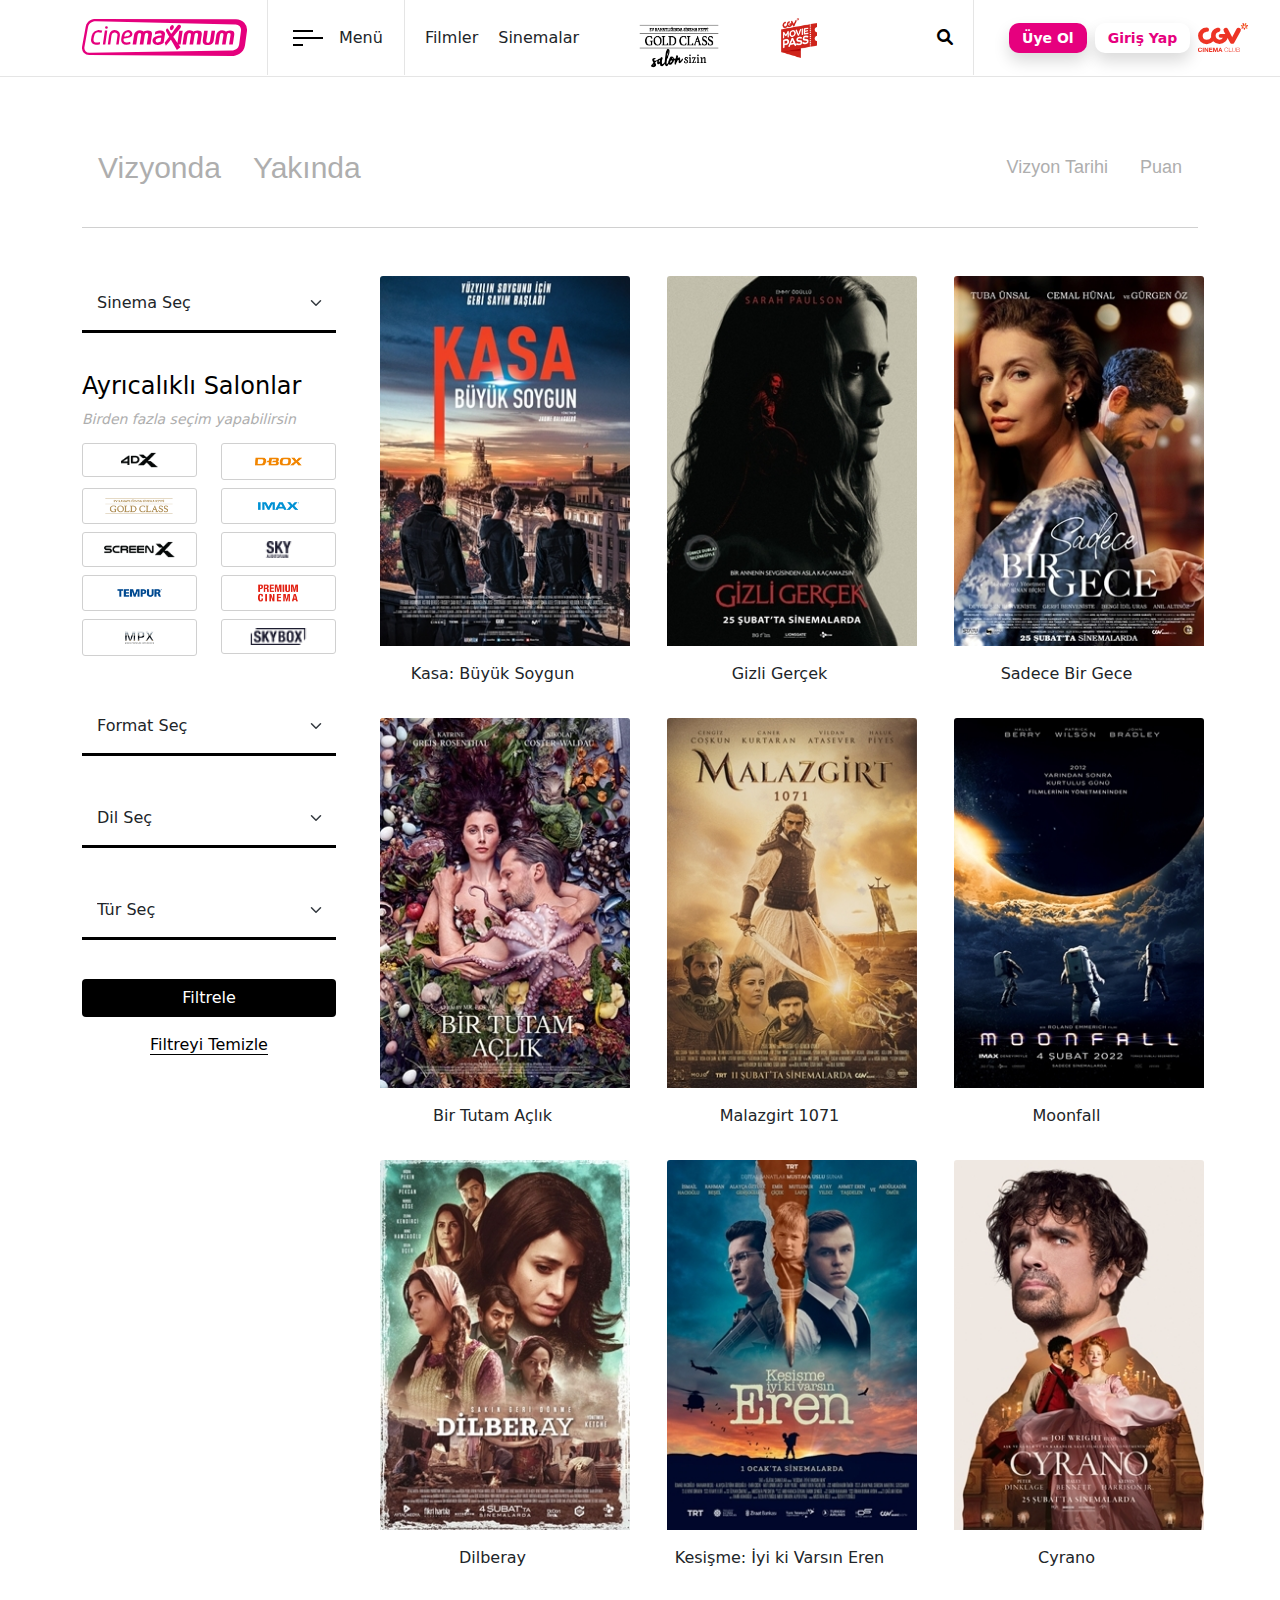
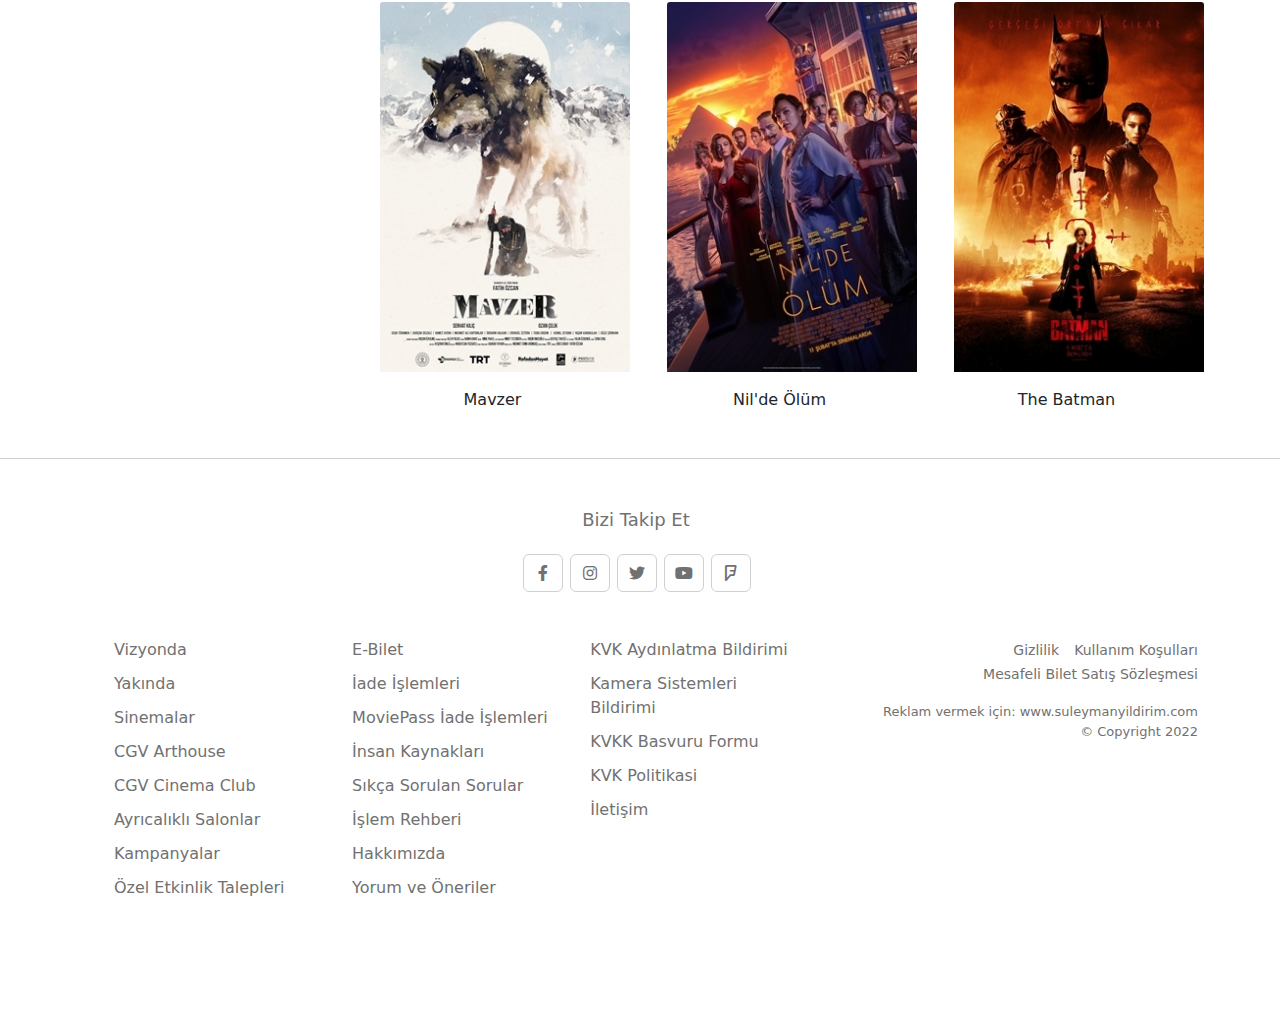
<file: index.html>
<!DOCTYPE html>
<html lang="en">

<head>
    <meta charset="UTF-8">
    <meta http-equiv="X-UA-Compatible" content="IE=edge">
    <meta name="viewport" content="width=device-width, initial-scale=1.0">
    <link rel="stylesheet" href="assets/bootstrap/css/bootstrap.min.css">
    <link rel="stylesheet" href="assets/fontawesome/css/all.css">
    <link rel="stylesheet" href="assets/index.css">
    <link rel="preconnect" href="https://fonts.googleapis.com">
    <link rel="preconnect" href="https://fonts.gstatic.com" crossorigin>
    <link href="https://fonts.googleapis.com/css2?family=Roboto:wght@300&display=swap" rel="stylesheet">
    <title>Cinemaximum</title>
</head>

<body>
    <!--HEADER-->
    <nav class="site-header">
        <div class="container">
            <ul class="d-flex flex-row site-header-inner justify-content-between">
                <li>
                    <a href="index.html"><img src="./assets/images/header_img/cinemaximum_logo.svg" alt="Cinemaximum"></a>
                </li>
                <li class="px-2">
                    <div class="dropdown show">
                        <a class="btn dropdown-toggle d-flex menu-trans" href="#" role="button" id="dropdownMenuLink" data-bs-toggle="dropdown" aria-haspopup="true" aria-expanded="false">
                            <div class="menu-triline d-flex flex-column justify-content-between ms-1 me-3 py-1">
                                <div class="top-line" style="width: 20px;height: 2px;background-color: black;"></div>
                                <div style="width: 30px;height: 2px;background-color: black;"></div>
                                <div class="btm-line" style="width: 10px;height: 2px;background-color: black;"></div>
                            </div>
                            <span>Menü</span></a>
                        <div class="dropdown-menu" aria-labelledby="dropdownMenuLink">
                            <a class="dropdown-item" href="#">Action</a>
                            <a class="dropdown-item" href="#">Another action</a>
                            <a class="dropdown-item" href="#">Something else here</a>
                        </div>
                    </div>
                </li>
                <li>
                    <ul class="d-flex flex-row site-header-middle align-items-center">
                        <li>Filmler</li>
                        <li>Sinemalar</li>
                        <li>
                            <a href="">
                                <img src="./assets/images/header_img/gold_class.png" alt="" height="90px" style="max-width: 162px;">
                            </a>
                        </li>
                        <li>
                            <a href="">
                                <img src="./assets/images/header_img/movie_pass.png" alt="" height="40px" style="max-width: 36px;">
                            </a>
                        </li>
                        <a href=""><i class="fa-solid fa-magnifying-glass" style="margin-left: 120px; color: black;"></i></a>
                    </ul>
                </li>
                <li class="d-flex flex-row justify-content-evenly site-header-right">
                    <a href="" class="btn shadow butn1">
                        <span>Üye Ol</span>
                    </a>
                    <a href="" class="btn butn2 shadow mx-2">
                        <span>Giriş Yap</span>
                    </a>
                    <a href="">
                        <img src="./assets/images/header_img/cgv_icon.svg" alt="">
                    </a>
                </li>
            </ul>
        </div>
    </nav>

    <!--SLİDER-->
    <main class="container">
        <section class="d-flex flex-row information justify-content-between align-items-center" style="padding-top: 60px;">
            <div class="flex-column information-left">
                <ul class="nav nav-tabs" id="myTab" role="tablist">
                    <li class="nav-item" role="presentation">
                        <a class="nav-link" id="home-tab" data-bs-toggle="tab" data-bs-target="#home" type="button" role="tab" aria-controls="home" aria-selected="true">Vizyonda</a>
                    </li>
                    <li class="nav-item" role="presentation">
                        <button class="nav-link" id="profile-tab" data-bs-toggle="tab" data-bs-target="#profile" type="button" role="tab" aria-controls="profile" aria-selected="false">Yakında</button>
                    </li>
                </ul>
                <div class="tab-content" id="myTabContent">
                    <div class="tab-pane fade show active" id="home" role="tabpanel" aria-labelledby="home-tab"></div>
                    <div class="tab-pane fade" id="profile" role="tabpanel" aria-labelledby="profile-tab"></div>
                </div>
            </div>
            <div class="flex-column information-right">
                <ul class="nav nav-tabs" id="myTab" role="tablist">
                    <li class="nav-item" role="presentation">
                        <button class="nav-link" id="home-tab" data-bs-toggle="tab" data-bs-target="#home" type="button" role="tab" aria-controls="home" aria-selected="true">Vizyon Tarihi</button>
                    </li>
                    <li class="nav-item" role="presentation">
                        <button class="nav-link" id="profile-tab" data-bs-toggle="tab" data-bs-target="#profile" type="button" role="tab" aria-controls="profile" aria-selected="false">Puan</button>
                    </li>
                </ul>
                <div class="tab-content" id="myTabContent">
                    <div class="tab-pane fade show active" id="home" role="tabpanel" aria-labelledby="home-tab"></div>
                    <div class="tab-pane fade" id="profile" role="tabpanel" aria-labelledby="profile-tab"></div>
                </div>
            </div>
        </section>
        <section class="d-flex flex-row mt-5">
            <div class="flex-column col-3" style="padding-right: 25px;">
                <div class="vote">
                    <select class="form-select" aria-label="Default select example">
                    <option selected>Sinema Seç</option>
                    <option value="1">İstanbul Anadolu</option>
                    <option value="2">İstanbul Avrupa</option>
                    <option value="3">Ankara</option>
                    <option value="4">İzmir</option>
                    <option value="5">Tekirdağ</option>
                    <option value="6">Kars</option>
                    <option value="7">Bursa</option>
                    <option value="8">Edirne</option>
                  </select>
                </div>
                <div class="vote">
                    <span>Ayrıcalıklı Salonlar</span><br>
                    <p>Birden fazla seçim yapabilirsin</p>
                    <div class="row mt-4">
                        <a href="" class="col-6 vote-a"><img src="./assets/images/movie_icon/4dx.png" alt="" class="vote-img"></a>
                        <a href="" class="col-6 vote-a"><img src="./assets/images/movie_icon/d-box.png" alt="" class="vote-img"></a>
                        <a href="" class="col-6 vote-a"><img src="./assets/images/movie_icon/gold-class.png" alt="" class="vote-img"></a>
                        <a href="" class="col-6 vote-a"><img src="./assets/images/movie_icon/imax.png" alt="" class="vote-img"></a>
                        <a href="" class="col-6 vote-a"><img src="./assets/images/movie_icon/platinum-screen-x.png" alt="" class="vote-img"></a>
                        <a href="" class="col-6 vote-a"><img src="./assets/images/movie_icon/sky-auditorium.png" alt="" class="vote-img"></a>
                        <a href="" class="col-6 vote-a"><img src="./assets/images/movie_icon/tempur.png" alt="" class="vote-img"></a>
                        <a href="" class="col-6 vote-a"><img src="./assets/images/movie_icon/premium-cinema.png" alt="" class="vote-img"></a>
                        <a href="" class="col-6 vote-a"><img src="./assets/images/movie_icon/mpx.png" alt="" class="vote-img"></a>
                        <a href="" class="col-6 vote-a"><img src="./assets/images/movie_icon/skybox.png" alt="" class="vote-img"></a>
                    </div>
                </div>
                <div class="vote">
                    <select class="form-select" aria-label="Default select example">
                    <option selected>Format Seç</option>
                    <option value="1">2D</option>
                    <option value="2">3D</option>
                  </select>
                </div>
                <div class="vote">
                    <select class="form-select" aria-label="Default select example">
                    <option selected>Dil Seç</option>
                    <option value="1">Dublajlı</option>
                    <option value="2">Orijinal Versiyon</option>
                    <option value="3">Altyazılı</option>
                  </select>
                </div>
                <div class="vote">
                    <select class="form-select" aria-label="Default select example">
                    <option selected>Tür Seç</option>
                    <option value="1">Aile</option>
                    <option value="2">Aksiyon</option>
                    <option value="4">Belgesel</option>
                    <option value="5">Bilim Kurgu</option>
                    <option value="6">Dram</option>
                    <option value="7">Gerilim</option>
                    <option value="8">Korku</option>
                    <option value="9">Komedi</option>
                    <option value="10">Macera</option>
                    <option value="11">Polisiye</option>
                    <option value="12">Romantik</option>
                    <option value="13">Savaç</option>
                    <option value="14">Suç</option>
                  </select>
                </div>
                <div class="mt-4 text-center">
                    <button type="submit" class="btn filter-btn btn-full">Filtrele</button>
                </div>
                <div class="mt-3 text-center">
                    <a href="" class="filter-reset">Filtreyi Temizle</a>
                </div>
            </div>
            <div class="flex-column col-9">
                <div class="row">
                    <div class="col-4">
                        <div class="card" style="width: 18rem;">
                            <img src="./assets/images/slider_img/kasa-buyuk-soygun.png" class="card-img-top" alt="...">
                            <div class="overlay">
                                <ul class="movie-type">
                                    <li><img src="./assets/images/movie_icon/gold-class.png" alt=""></li>
                                    <li><img src="./assets/images/movie_icon/sky-auditorium.png" alt="" height="15px"></li>
                                </ul>
                                <div class="movie-star">
                                    <i class="fa-solid fa-star"></i> 4.5
                                </div>
                                <a href="detail.html" target="_blank" class="btn btn-group-sm rounded">İncele</a>
                            </div>
                        </div>
                        <p class="text-center mt-3">Kasa: Büyük Soygun</p>
                    </div>
                    <div class="col-4">
                        <div class="card" style="width: 18rem;">
                            <img src="./assets/images/slider_img/run_gercek.jpg" class="card-img-top" alt="...">
                            <div class="overlay">
                                <ul class="movie-type">
                                    <li><img src="./assets/images/movie_icon/gold-class.png" alt=""></li>
                                    <li><img src="./assets/images/movie_icon/tempur.png" alt="" height="20px"></li>
                                </ul>
                                <div class="movie-star">
                                    <i class="fa-solid fa-star"></i> 5.5
                                </div>
                                <a href="detail.html" target="_blank" class="btn btn-group-sm rounded">İncele</a>
                            </div>
                        </div>
                        <p class="text-center mt-3">Gizli Gerçek</p>
                    </div>
                    <div class="col-4">
                        <div class="card" style="width: 18rem;">
                            <img src="./assets/images/slider_img/sadece-bir-gece.png" class="card-img-top" alt="...">
                            <div class="overlay">
                                <ul class="movie-type">
                                    <li><img src="./assets/images/movie_icon/gold-class.png" alt=""></li>
                                    <li><img src="./assets/images/movie_icon/sky-auditorium.png" alt="" height="15px"></li>
                                </ul>
                                <div class="movie-star">
                                    <i class="fa-solid fa-star"></i> 6.2
                                </div>
                                <a href="detail.html" target="_blank" class="btn btn-group-sm rounded">İncele</a>
                            </div>
                        </div>
                        <p class="text-center mt-3">Sadece Bir Gece</p>
                    </div>
                    <div class="col-4 mt-3">
                        <div class="card" style="width: 18rem;">
                            <img src="./assets/images/slider_img/bir-tutam-aclik.png" class="card-img-top" alt="...">
                            <div class="overlay">
                                <ul class="movie-type">
                                    <li><img src="./assets/images/movie_icon/gold-class.png" alt=""></li>
                                    <li><img src="./assets/images/movie_icon/imax.png" alt="" height="15px"></li>
                                </ul>
                                <div class="movie-star">
                                    <i class="fa-solid fa-star"></i> 7.8
                                </div>
                                <a href="detail.html" target="_blank" class="btn btn-group-sm rounded">İncele</a>
                            </div>
                        </div>
                        <p class="text-center mt-3">Bir Tutam Açlık</p>
                    </div>
                    <div class="col-4 mt-3">
                        <div class="card" style="width: 18rem;">
                            <img src="./assets/images/slider_img/malazgirt-1071.png" class="card-img-top" alt="...">
                            <div class="overlay">
                                <ul class="movie-type">
                                    <li><img src="./assets/images/movie_icon/gold-class.png" alt=""></li>
                                    <li><img src="./assets/images/movie_icon/platinum-screen-x.png" alt="" height="15px"></li>
                                </ul>
                                <div class="movie-star">
                                    <i class="fa-solid fa-star"></i> 9.0
                                </div>
                                <a href="detail.html" target="_blank" class="btn btn-group-sm rounded">İncele</a>
                            </div>
                        </div>
                        <p class="text-center mt-3">Malazgirt 1071</p>
                    </div>
                    <div class="col-4 mt-3">
                        <div class="card" style="width: 18rem;">
                            <img src="./assets/images/slider_img/moonfall.png" class="card-img-top" alt="...">
                            <div class="overlay">
                                <ul class="movie-type">
                                    <li><img src="./assets/images/movie_icon/gold-class.png" alt=""></li>
                                    <li><img src="./assets/images/movie_icon/d-box.png" alt="" height="15px"></li>
                                </ul>
                                <div class="movie-star">
                                    <i class="fa-solid fa-star"></i> 3.0
                                </div>
                                <a href="detail.html" target="_blank" class="btn btn-group-sm rounded">İncele</a>
                            </div>
                        </div>
                        <p class="text-center mt-3">Moonfall</p>
                    </div>
                    <div class="col-4 mt-3">
                        <div class="card" style="width: 18rem;">
                            <img src="./assets/images/slider_img/dilberay.png" class="card-img-top" alt="...">
                            <div class="overlay">
                                <ul class="movie-type">
                                    <li><img src="./assets/images/movie_icon/gold-class.png" alt=""></li>
                                    <li><img src="./assets/images/movie_icon/4dx.png" alt="" height="15px"></li>
                                </ul>
                                <div class="movie-star">
                                    <i class="fa-solid fa-star"></i> 5.6
                                </div>
                                <a href="detail.html" target="_blank" class="btn btn-group-sm rounded">İncele</a>
                            </div>
                        </div>
                        <p class="text-center mt-3">Dilberay</p>
                    </div>

                    <div class="col-4 mt-3">
                        <div class="card" style="width: 18rem;">
                            <img src="./assets/images/slider_img/kesisme-iyi-ki-varsin-eren.png" class="card-img-top" alt="...">
                            <div class="overlay">
                                <ul class="movie-type">
                                    <li><img src="./assets/images/movie_icon/gold-class.png" alt=""></li>
                                    <li><img src="./assets/images/movie_icon/4dx.png" alt="" height="15px"></li>
                                </ul>
                                <div class="movie-star">
                                    <i class="fa-solid fa-star"></i> 9.5
                                </div>
                                <a href="detail.html" target="_blank" class="btn btn-group-sm rounded">İncele</a>
                            </div>
                        </div>
                        <p class="text-center mt-3">Kesişme: İyi ki Varsın Eren</p>
                    </div>

                    <div class="col-4 mt-3">
                        <div class="card" style="width: 18rem;">
                            <img src="./assets/images/slider_img/cyrano.png" class="card-img-top" alt="...">
                            <div class="overlay">
                                <ul class="movie-type">
                                    <li><img src="./assets/images/movie_icon/gold-class.png" alt=""></li>
                                    <li><img src="./assets/images/movie_icon/sky-auditorium.png" alt="" height="15px"></li>
                                </ul>
                                <div class="movie-star">
                                    <i class="fa-solid fa-star"></i> 5.0
                                </div>
                                <a href="detail.html" target="_blank" class="btn btn-group-sm rounded">İncele</a>
                            </div>
                        </div>
                        <p class="text-center mt-3">Cyrano</p>
                    </div>
                    <div class="col-4 mt-3">
                        <div class="card" style="width: 18rem;">
                            <img src="./assets/images/slider_img/mavzer.png" class="card-img-top" alt="...">
                            <div class="overlay">
                                <ul class="movie-type">
                                    <li><img src="./assets/images/movie_icon/gold-class.png" alt=""></li>
                                    <li><img src="./assets/images/movie_icon/tempur.png" alt="" height="20px"></li>
                                </ul>
                                <div class="movie-star">
                                    <i class="fa-solid fa-star"></i> 6.0
                                </div>
                                <a href="detail.html" target="_blank" class="btn btn-group-sm rounded">İncele</a>
                            </div>
                        </div>
                        <p class="text-center mt-3">Mavzer</p>
                    </div>
                    <div class="col-4 mt-3">
                        <div class="card" style="width: 18rem;">
                            <img src="./assets/images/slider_img/nilde-olum.png" class="card-img-top" alt="...">
                            <div class="overlay">
                                <ul class="movie-type">
                                    <li><img src="./assets/images/movie_icon/gold-class.png" alt=""></li>
                                    <li><img src="./assets/images/movie_icon/d-box.png" alt="" height="15px"></li>
                                </ul>
                                <div class="movie-star">
                                    <i class="fa-solid fa-star"></i> 5.0
                                </div>
                                <a href="detail.html" target="_blank" class="btn btn-group-sm rounded">İncele</a>
                            </div>
                        </div>
                        <p class="text-center mt-3">Nil'de Ölüm</p>
                    </div>
                    <div class="col-4 mt-3">
                        <div class="card" style="width: 18rem;">
                            <img src="./assets/images/slider_img/TheBatman.jpg" class="card-img-top" alt="...">
                            <div class="overlay">
                                <ul class="movie-type">
                                    <li><img src="./assets/images/movie_icon/gold-class.png" alt=""></li>
                                    <li><img src="./assets/images/movie_icon/sky-auditorium.png" alt=""></li>
                                </ul>
                                <div class="movie-star">
                                    <i class="fa-solid fa-star"></i> 7.5
                                </div>
                                <div class="movie-star">
                                    <i class="fa-solid fa-star"></i>
                                </div>
                                <a href="detail.html" target="_blank" class="btn btn-group-sm rounded">İncele</a>
                            </div>
                        </div>
                        <p class="text-center mt-3">The Batman</p>
                    </div>
                </div>
            </div>
        </section>
    </main>

    <!--FOOTER-->
    <footer class="footer">
        <section class="container">
            <div class="social">
                <h6>Bizi Takip Et</h6>
                <ul>
                    <li>
                        <a href="">
                            <i class="fa-brands fa-facebook-f"></i>
                        </a>
                    </li>
                    <li>
                        <a href="">
                            <i class="fa-brands fa-instagram"></i>
                        </a>
                    </li>
                    <li>
                        <a href="">
                            <i class="fa-brands fa-twitter"></i>
                        </a>
                    </li>
                    <li>
                        <a href="">
                            <i class="fa-brands fa-youtube"></i>
                        </a>
                    </li>
                    <li>
                        <a href="">
                            <i class="fa-brands fa-foursquare"></i>
                        </a>
                    </li>
                </ul>
            </div>
            <div class="d-flex flex-row">
                <div class="col-8 footer-left">
                    <div class="d-flex flex-row">
                        <ul class="flex-column">
                            <li>
                                <a href="">Vizyonda</a>
                            </li>
                            <li>
                                <a href="">Yakında</a>
                            </li>
                            <li>
                                <a href="">Sinemalar</a>
                            </li>
                            <li>
                                <a href="">CGV Arthouse</a>
                            </li>
                            <li>
                                <a href="">CGV Cinema Club</a>
                            </li>
                            <li>
                                <a href="">Ayrıcalıklı Salonlar</a>
                            </li>
                            <li>
                                <a href="">Kampanyalar</a>
                            </li>
                            <li>
                                <a href="">Özel Etkinlik Talepleri</a>
                            </li>
                        </ul>
                        <ul class="flex-column">
                            <li>
                                <a href="">E-Bilet</a>
                            </li>
                            <li>
                                <a href="">İade İşlemleri</a>
                            </li>
                            <li>
                                <a href="">MoviePass İade İşlemleri</a>
                            </li>
                            <li>
                                <a href="">İnsan Kaynakları</a>
                            </li>
                            <li>
                                <a href="">Sıkça Sorulan Sorular</a>
                            </li>
                            <li>
                                <a href="">İşlem Rehberi</a>
                            </li>
                            <li>
                                <a href="">Hakkımızda</a>
                            </li>
                            <li>
                                <a href="">Yorum ve Öneriler</a>
                            </li>
                        </ul>
                        <ul class="flex-column">
                            <li>
                                <a href="">KVK Aydınlatma Bildirimi</a>
                            </li>
                            <li>
                                <a href="">Kamera Sistemleri Bildirimi</a>
                            </li>
                            <li>
                                <a href="">KVKK Basvuru Formu</a>
                            </li>
                            <li>
                                <a href="">KVK Politikasi</a>
                            </li>
                            <li>
                                <a href="">İletişim</a>
                            </li>
                        </ul>
                    </div>
                </div>
                <div class="col-4 footer-right">
                    <ul>
                        <li>
                            <a href="">Gizlilik</a>
                        </li>
                        <li>
                            <a href="">Kullanım Koşulları</a>
                        </li>
                        <li>
                            <a href="">Mesafeli Bilet Satış Sözleşmesi</a>
                        </li>
                    </ul>
                    <div class="copyright">
                        Reklam vermek için: <a href="http://www.marsmedia.com.tr" target="_blank">www.suleymanyildirim.com</a><br> © Copyright 2022
                    </div>
                </div>
            </div>
        </section>
    </footer>
    <script src="./assets/bootstrap/js/bootstrap.bundle.min.js"></script>
</body>

</html>
</file>
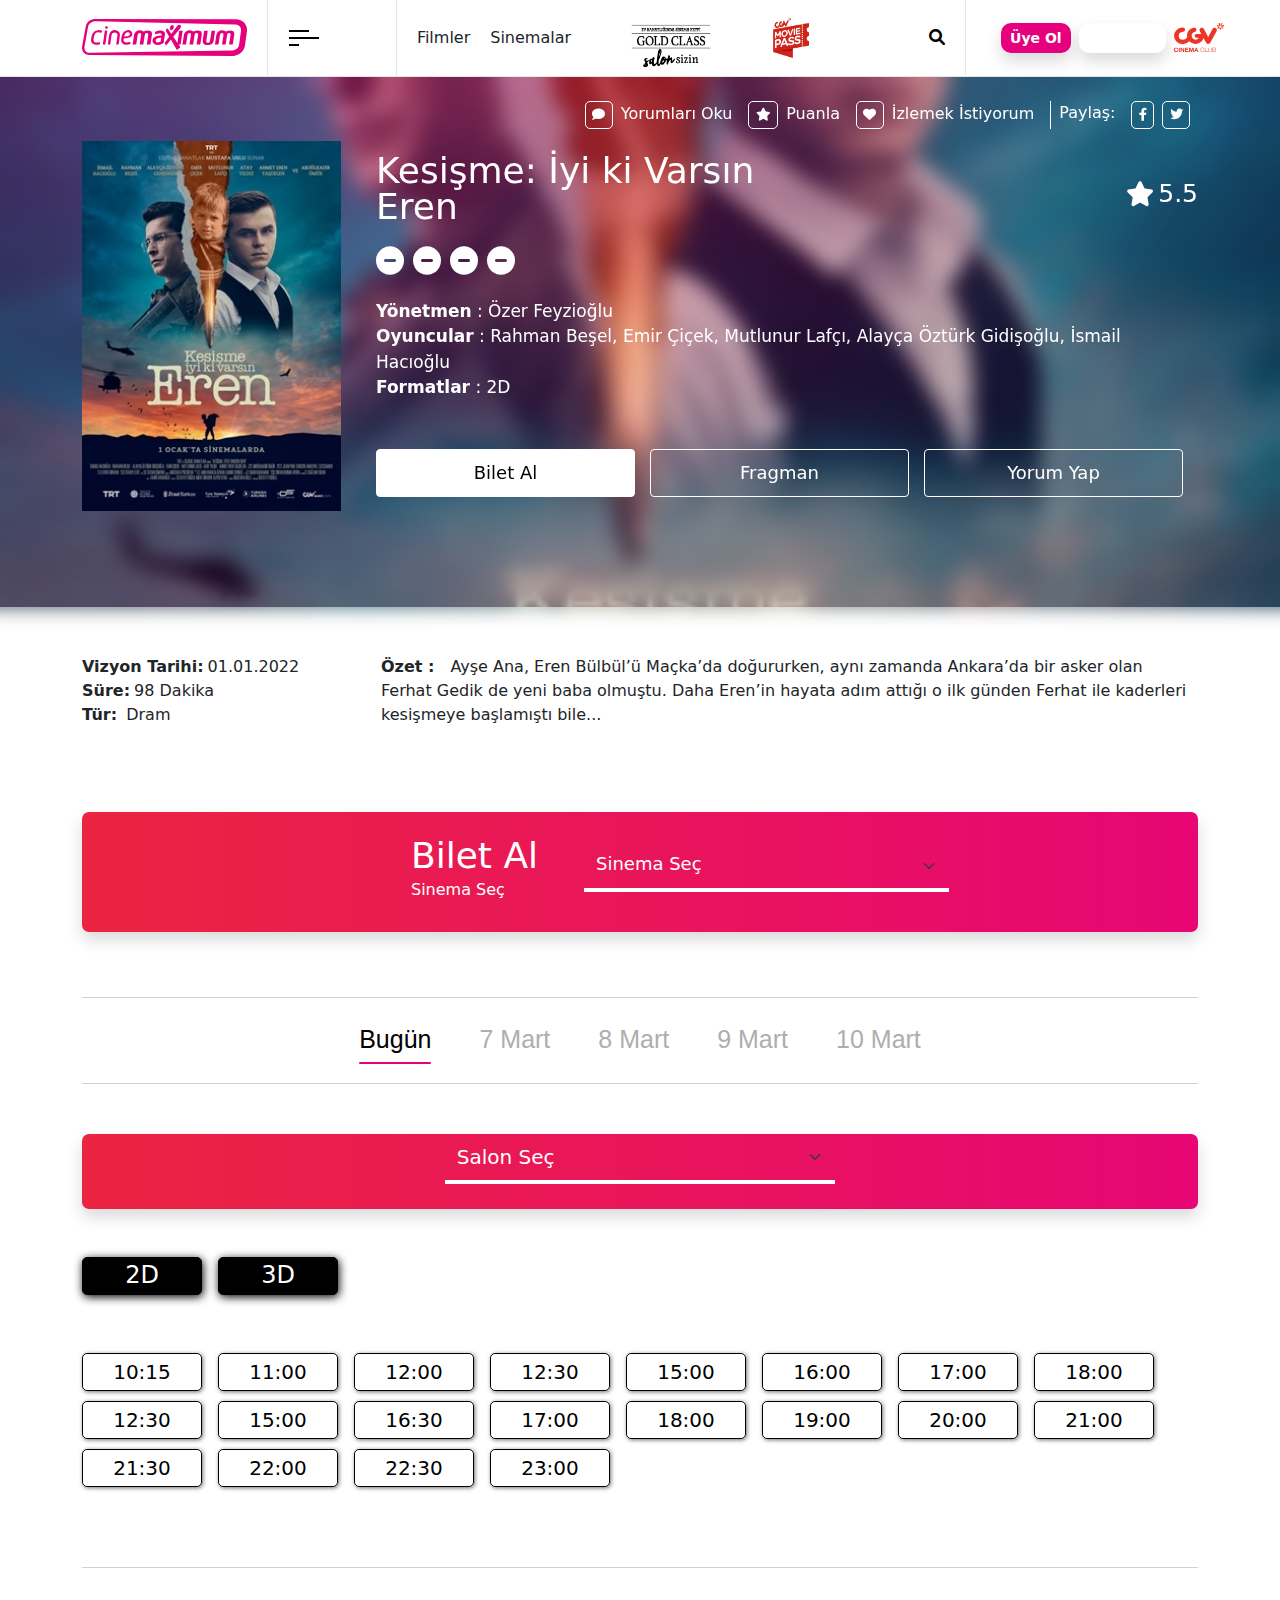
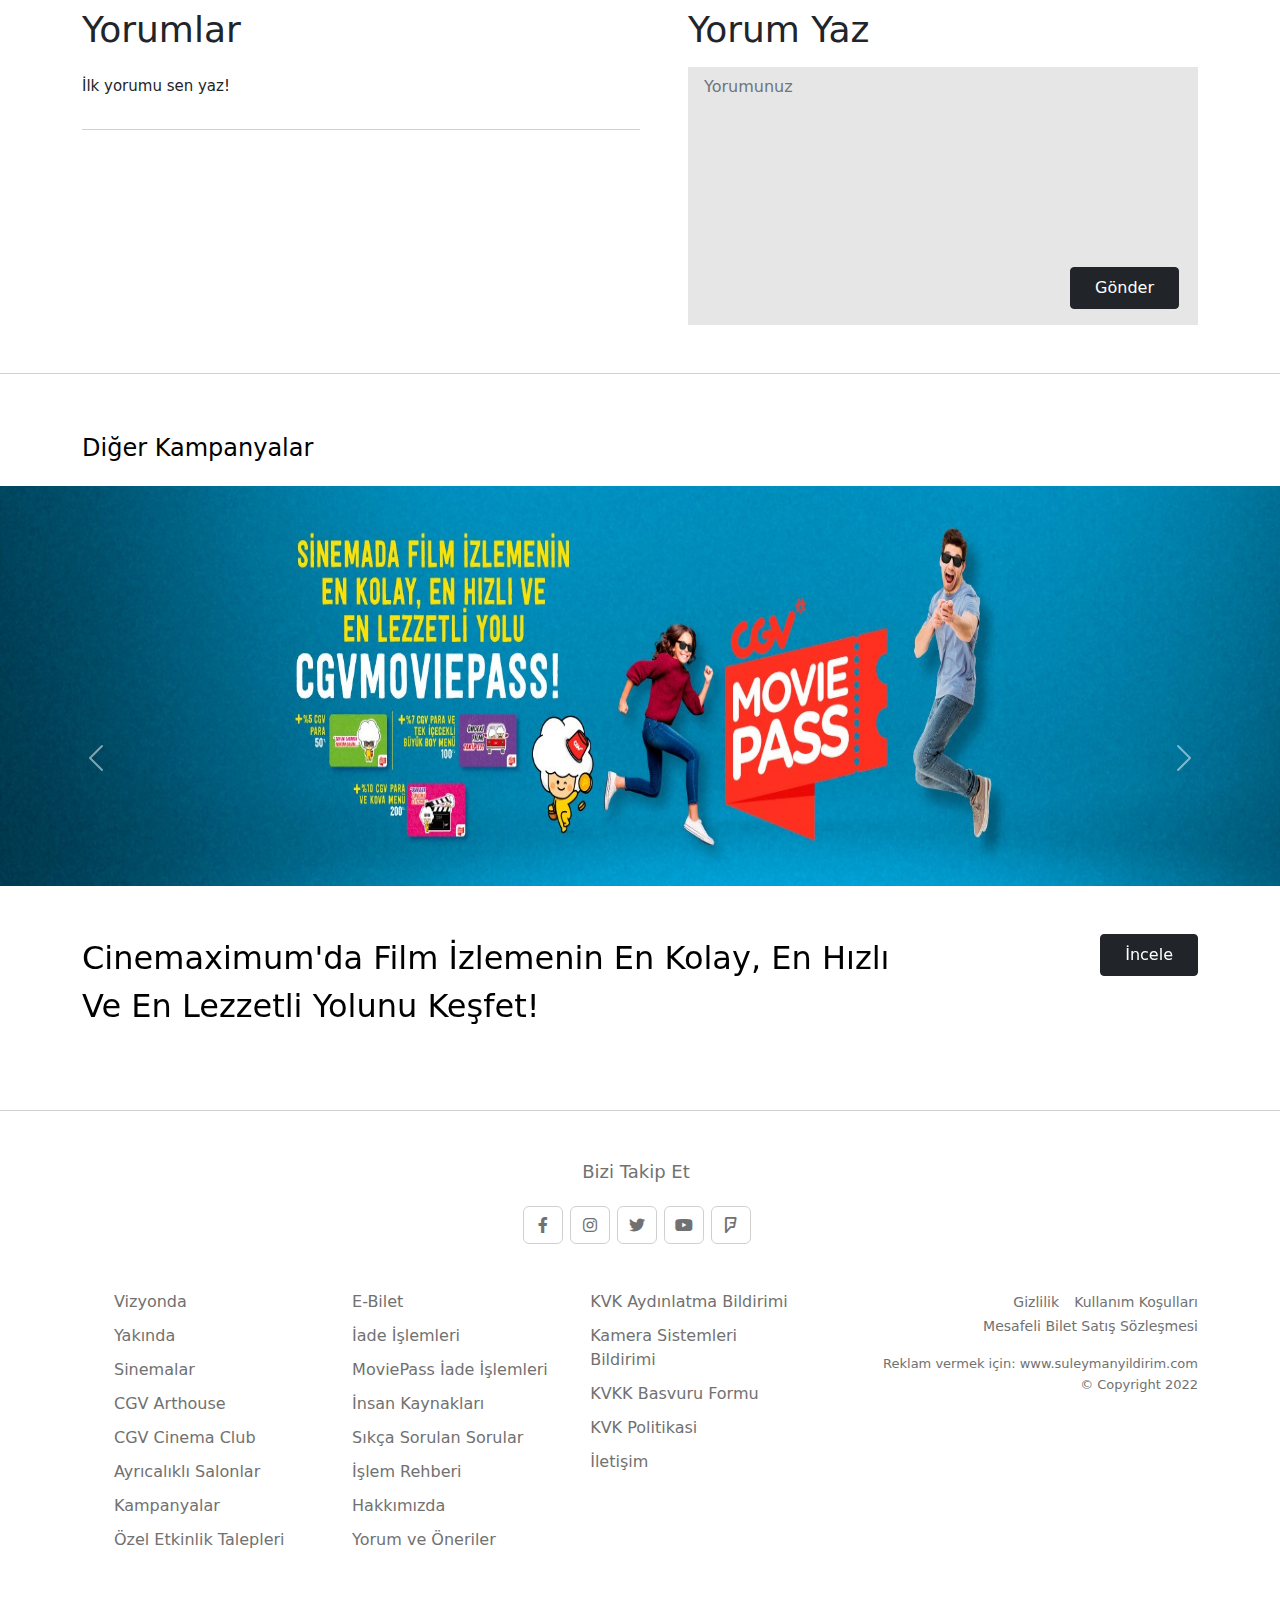
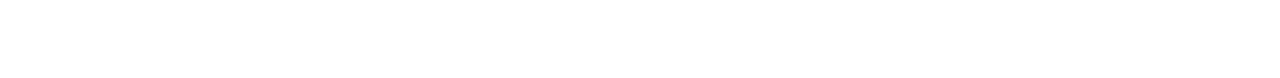
<file: detail.html>
<!DOCTYPE html>
<html lang="en">

<head>
    <meta charset="UTF-8">
    <meta http-equiv="X-UA-Compatible" content="IE=edge">
    <meta name="viewport" content="width=device-width, initial-scale=1.0">
    <link rel="stylesheet" href="assets/bootstrap/css/bootstrap.min.css">
    <link rel="stylesheet" href="assets/fontawesome/css/all.css">
    <link rel="stylesheet" href="assets/detail.css">
    <link rel="preconnect" href="https://fonts.googleapis.com">
    <link rel="preconnect" href="https://fonts.gstatic.com" crossorigin>
    <link href="https://fonts.googleapis.com/css2?family=Roboto:wght@300&display=swap" rel="stylesheet">
    <title>Detay</title>
</head>

<body>
    <!--HEADER-->
    <nav class="site-header">
        <div class="container">
            <ul class="d-flex flex-row site-header-inner justify-content-between">
                <li>
                    <a href="index.html"><img src="./assets/images/header_img/cinemaximum_logo.svg" alt="Cinemaximum"></a>
                </li>
                <li class="px-2">
                    <div class="dropdown show">
                        <a class="btn dropdown-toggle d-flex menu-trans" href="#" role="button" id="dropdownMenuLink" data-bs-toggle="dropdown" aria-haspopup="true" aria-expanded="false">
                            <div class="menu-triline d-flex flex-column justify-content-between ms-1 me-3 py-1">
                                <div class="top-line" style="width: 20px;height: 2px;background-color: black;"></div>
                                <div style="width: 30px;height: 2px;background-color: black;"></div>
                                <div class="btm-line" style="width: 10px;height: 2px;background-color: black;"></div>
                            </div>
                            <span>Menü</span></a>
                        <div class="dropdown-menu" aria-labelledby="dropdownMenuLink">
                            <a class="dropdown-item" href="#">Action</a>
                            <a class="dropdown-item" href="#">Another action</a>
                            <a class="dropdown-item" href="#">Something else here</a>
                        </div>
                    </div>
                </li>
                <li>
                    <ul class="d-flex flex-row site-header-middle align-items-center">
                        <li>Filmler</li>
                        <li>Sinemalar</li>
                        <li>
                            <a href="">
                                <img src="./assets/images/header_img/gold_class.png" alt="" height="90px" style="max-width: 162px;">
                            </a>
                        </li>
                        <li>
                            <a href="">
                                <img src="./assets/images/header_img/movie_pass.png" alt="" height="40px" style="max-width: 36px;">
                            </a>
                        </li>
                        <a href=""><i class="fa-solid fa-magnifying-glass" style="margin-left: 120px; color: black;"></i></a>
                    </ul>
                </li>
                <li class="d-flex flex-row justify-content-evenly site-header-right">
                    <a href="" class="btn shadow butn1">
                        <span>Üye Ol</span>
                    </a>
                    <a href="" class="btn butn2 shadow mx-2">
                        <span>Giriş Yap</span>
                    </a>
                    <a href="">
                        <img src="./assets/images/header_img/cgv_icon.svg" alt="">
                    </a>
                </li>
            </ul>
        </div>
    </nav>

    <!--SLİDER-->
    <main class="container-fluid p-0">
        <section class="movie-img-background"></section>
        <section class="movie-container">
            <div class="container">
                <div class="row  p-0">
                    <div class="col-3 mt-5 pt-3">
                        <img class="movie-img" src="./assets/images/detay/kesisme-iyi-ki-varsin-eren.png">
                    </div>
                    <div class="col-9">
                        <div class="movie-detail-nav">
                            <a><i class="fa-solid fa-comment movie-detail-nav-icon"></i><span class="px-2">Yorumları Oku</span></a>
                            <a><i class="fa-solid fa-star movie-detail-nav-icon"></i><span class="px-2">Puanla</span></a>
                            <a><i class="fa-solid fa-heart movie-detail-nav-icon"></i><span class="px-2">İzlemek İstiyorum</span></a>
                            <a class="share-section px-2"><span>Paylaş:</span></a>
                            <a><i class="fa-brands fa-facebook-f movie-detail-nav-icon"></i></a>
                            <a><i class="fa-brands fa-twitter movie-detail-nav-icon"></i></a>
                        </div>
                        <div class="movie-information">
                            <div class="d-flex row movie-name align-items-center mt-4">
                                <h1 class="d-flex col">Kesişme: İyi ki Varsın Eren</h1>
                                <span class="d-flex col movie-name-star justify-content-end">
                                    <i class="fa-solid fa-star px-1"></i> <strong>5.5</strong>
                                </span>
                            </div>
                            <div class="symbol mt-2">
                                <span><i class="fa-solid fa-circle-minus"></i></span>
                                <span><i class="fa-solid fa-circle-minus"></i></span>
                                <span><i class="fa-solid fa-circle-minus"></i></span>
                                <span><i class="fa-solid fa-circle-minus"></i></span>
                            </div>
                            <div class="content mt-3">
                                <span><strong>Yönetmen</strong> : Özer Feyzioğlu</span><br>
                                <span><strong>Oyuncular</strong> : Rahman Beşel, Emir Çiçek, Mutlunur Lafçı, Alayça Öztürk Gidişoğlu, İsmail Hacıoğlu</span><br>
                                <span><strong>Formatlar</strong> : 2D</span>
                            </div>
                            <div class="d-flex row selection-button mt-5 text-center">
                                <button href="" class="col buy">Bilet Al</button>
                                <button href="" class="col fragment">Fragman</button>
                                <button href="" class="col comment">Yorum Yap</button>
                            </div>
                        </div>
                    </div>
                </div>
            </div>
        </section>
        <section class="container">
            <div class="d-flex row mt-5">
                <div class="col-3">
                    <span><b>Vizyon Tarihi:</b><span class="ms-1">01.01.2022</span></span><br>
                    <span><b>Süre:</b></b><span class="ms-1">98 Dakika</span></span><br>
                    <span><b>Tür:</b> <span class="ms-1">Dram</span></span>
                </div>
                <div class="col-9" style="padding-left: 20px;">
                    <span class="summary"><b>Özet :</b><span class="ms-3">Ayşe Ana, Eren Bülbül’ü Maçka’da doğururken, aynı zamanda Ankara’da bir asker olan Ferhat Gedik de yeni
                         baba olmuştu. Daha Eren’in hayata adım attığı o ilk günden Ferhat ile kaderleri kesişmeye başlamıştı bile...</span></span>
                </div>
            </div>
            <div class="d-flex row ticket-buy shadow">
                <div class="d-flex col-2 ticket-left align-items-center offset-3">
                    <div class="col">
                        <h3 class="row">Bilet Al</h3>
                        <span class="row">Sinema Seç</span>
                    </div>
                </div>
                <div class="d-flex col-6 ticket-right align-items-center">
                    <select class="form-select" aria-label="Default select example">
                        <option selected>Sinema Seç</option>
                        <option value="1">İstanbul Anadolu</option>
                        <option value="2">İstanbul Avrupa</option>
                        <option value="3">Ankara</option>
                        <option value="4">İzmir</option>
                        <option value="5">Tekirdağ</option>
                        <option value="6">Kars</option>
                        <option value="7">Bursa</option>
                        <option value="8">Edirne</option>
                      </select>
                </div>
            </div>
            <div class="movie-days d-flex flex-column">
                <ul class="nav nav-tabs d-flex flex-row justify-content-center" id="myTab" role="tablist">
                    <li class="nav-item" role="presentation">
                        <button class="nav-link active" id="home-tab" data-bs-toggle="tab" data-bs-target="#home" type="button" role="tab" aria-controls="home" aria-selected="true">Bugün</button>
                    </li>
                    <li class="nav-item" role="presentation">
                        <button class="nav-link" id="profile-tab" data-bs-toggle="tab" data-bs-target="#profile" type="button" role="tab" aria-controls="profile" aria-selected="false">7 Mart</button>
                    </li>
                    <li class="nav-item" role="presentation">
                        <button class="nav-link" id="contact-tab" data-bs-toggle="tab" data-bs-target="#contact" type="button" role="tab" aria-controls="contact" aria-selected="false">8 Mart</button>
                    </li>
                    <li class="nav-item" role="presentation">
                        <button class="nav-link" id="contact-tab" data-bs-toggle="tab" data-bs-target="#contact" type="button" role="tab" aria-controls="contact" aria-selected="false">9 Mart</button>
                    </li>
                    <li class="nav-item" role="presentation">
                        <button class="nav-link" id="contact-tab" data-bs-toggle="tab" data-bs-target="#contact" type="button" role="tab" aria-controls="contact" aria-selected="false">10 Mart</button>
                    </li>
                </ul>
                <div class="choose-cinema d-flex flex-row shadow justify-content-center">
                    <select class="form-select" aria-label="Default select example">
                        <option selected>Salon Seç</option>
                        <option value="1">Orino</option>
                        <option value="2">Trend Arena</option>
                        <option value="3">Cevahir</option>
                        <option value="4">Maramara Park</option>
                        <option value="5">Akbatı</option>
                        <option value="6">Torium</option>
                        <option value="7">Capacity</option>
                        <option value="8">Ömür</option>
                      </select>
                </div>
                <div class="format mt-5">
                    <div class="dimension row">
                        <a href="" class="2d col-6">
                            <h4>2D</h4>
                        </a>
                        <a href="" class="3d col-6 ms-3">
                            <h4>3D</h4>
                        </a>
                    </div>
                    <div class="time row  mt-5">
                        <a href="" class="clock">10:15</a>
                        <a href="" class="clock ms-3">11:00</a>
                        <a href="" class="clock ms-3">12:00</a>
                        <a href="" class="clock ms-3">12:30</a>
                        <a href="" class="clock ms-3">15:00</a>
                        <a href="" class="clock ms-3">16:00</a>
                        <a href="" class="clock ms-3">17:00</a>
                        <a href="" class="clock ms-3">18:00</a>
                        <a href="" class="clock">12:30</a>
                        <a href="" class="clock ms-3">15:00</a>
                        <a href="" class="clock ms-3">16:30</a>
                        <a href="" class="clock ms-3">17:00</a>
                        <a href="" class="clock ms-3">18:00</a>
                        <a href="" class="clock ms-3">19:00</a>
                        <a href="" class="clock ms-3">20:00</a>
                        <a href="" class="clock ms-3">21:00</a>
                        <a href="" class="clock">21:30</a>
                        <a href="" class="clock ms-3">22:00</a>
                        <a href="" class="clock ms-3">22:30</a>
                        <a href="" class="clock ms-3">23:00</a>
                    </div>
                </div>
            </div>
            <div class="comments">
                <div class="d-flex">
                    <div class="col-6">
                        <div class="comments-left">
                            <h3>Yorumlar</h3>
                            <p class="pt-3 py-3">İlk yorumu sen yaz!</p>
                        </div>
                    </div>
                    <div class="col-6 ps-5">
                        <div class="comments-right">
                            <h3>Yorum Yaz</h3>
                            <div class="form-floating mt-3">
                                <div>
                                    <textarea class="form-control ps-3 pt-2" placeholder="Yorumunuz"></textarea>
                                    <button class="btn btn-dark text-white rounded px-4">Gönder</button>
                                </div>
                            </div>
                        </div>
                    </div>
                </div>
            </div>
        </section>
        <section class="carusel-slider mt-5">
            <h3 class="container">Diğer Kampanyalar</h3>
            <div id="carouselExampleIndicators" class="carousel slide mt-4" data-bs-ride="carousel">
                <div class="carousel-inner">
                    <div class="carousel-item active">
                        <img src="./assets/images/detay/Moviepass_Projesi_Lansman_Gorseli.jpg" class="d-block w-100" alt="..." height="400px">
                        <div class="container mt-5">
                            <div class="d-flex row">
                                <div class="col-9">
                                    <span class="carousel-item-span">Cinemaximum'da Film İzlemenin En Kolay, En Hızlı Ve En Lezzetli Yolunu Keşfet!</span>
                                </div>
                                <div class="col-3">
                                    <button class="btn btn-dark text-white rounded px-4">İncele</button>
                                </div>
                            </div>
                        </div>
                    </div>
                    <div class="carousel-item">
                        <img src="./assets/images/detay/Mart22_5_CGVPara_SM_2.png" class="d-block w-100" alt="..." height="400px">
                        <div class="container mt-5">
                            <div class="d-flex row">
                                <div class="col-9">
                                    <span class="carousel-item-span">Mart Ayı Boyunca 3 Farklı Filme Gelene 5 CVG Para Hediye!</span>
                                </div>
                                <div class="col-3">
                                    <button class="btn btn-dark text-white rounded px-4">İncele</button>
                                </div>
                            </div>
                        </div>
                    </div>
                    <div class="carousel-item">
                        <img src="./assets/images/detay/CGV_Cinema_Club_Uyelik-Mavi.jpg" class="d-block w-100" alt="..." height="400px">
                        <div class="container mt-5">
                            <div class="d-flex row">
                                <div class="col-9">
                                    <span class="carousel-item-span">CVG Cinema Club Ayrıcalıkları İçin Birbirimizden Haberimiz Olsun!</span>
                                </div>
                                <div class="col-3">
                                    <button class="btn btn-dark text-white rounded px-4">İncele</button>
                                </div>
                            </div>
                        </div>
                    </div>
                    <div class="carousel-item">
                        <img src="./assets/images/detay/Moviepass_sale.jpg" class="d-block w-100" alt="..." height="400px">
                        <div class="container mt-5">
                            <div class="d-flex row">
                                <div class="col-9">
                                    <span class="carousel-item-span">İnternetten Biletini Al Büfede %20 İndirimi Kap!</span>
                                </div>
                                <div class="col-3">
                                    <button class="btn btn-dark text-white rounded px-4">İncele</button>
                                </div>
                            </div>
                        </div>
                    </div>
                </div>
                <button class="carousel-control-prev" type="button" data-bs-target="#carouselExampleIndicators" data-bs-slide="prev">
                  <span class="carousel-control-prev-icon" aria-hidden="true"></span>
                  <span class="visually-hidden">Previous</span>
                </button>
                <button class="carousel-control-next" type="button" data-bs-target="#carouselExampleIndicators" data-bs-slide="next">
                  <span class="carousel-control-next-icon" aria-hidden="true"></span>
                  <span class="visually-hidden">Next</span>
                </button>
            </div>
        </section>
    </main>
    <!--FOOTER-->
    <footer class="footer">
        <section class="container">
            <div class="social">
                <h6>Bizi Takip Et</h6>
                <ul>
                    <li>
                        <a href="">
                            <i class="fa-brands fa-facebook-f"></i>
                        </a>
                    </li>
                    <li>
                        <a href="">
                            <i class="fa-brands fa-instagram"></i>
                        </a>
                    </li>
                    <li>
                        <a href="">
                            <i class="fa-brands fa-twitter"></i>
                        </a>
                    </li>
                    <li>
                        <a href="">
                            <i class="fa-brands fa-youtube"></i>
                        </a>
                    </li>
                    <li>
                        <a href="">
                            <i class="fa-brands fa-foursquare"></i>
                        </a>
                    </li>
                </ul>
            </div>
            <div class="d-flex flex-row">
                <div class="col-8 footer-left">
                    <div class="d-flex flex-row">
                        <ul class="flex-column">
                            <li>
                                <a href="">Vizyonda</a>
                            </li>
                            <li>
                                <a href="">Yakında</a>
                            </li>
                            <li>
                                <a href="">Sinemalar</a>
                            </li>
                            <li>
                                <a href="">CGV Arthouse</a>
                            </li>
                            <li>
                                <a href="">CGV Cinema Club</a>
                            </li>
                            <li>
                                <a href="">Ayrıcalıklı Salonlar</a>
                            </li>
                            <li>
                                <a href="">Kampanyalar</a>
                            </li>
                            <li>
                                <a href="">Özel Etkinlik Talepleri</a>
                            </li>
                        </ul>
                        <ul class="flex-column">
                            <li>
                                <a href="">E-Bilet</a>
                            </li>
                            <li>
                                <a href="">İade İşlemleri</a>
                            </li>
                            <li>
                                <a href="">MoviePass İade İşlemleri</a>
                            </li>
                            <li>
                                <a href="">İnsan Kaynakları</a>
                            </li>
                            <li>
                                <a href="">Sıkça Sorulan Sorular</a>
                            </li>
                            <li>
                                <a href="">İşlem Rehberi</a>
                            </li>
                            <li>
                                <a href="">Hakkımızda</a>
                            </li>
                            <li>
                                <a href="">Yorum ve Öneriler</a>
                            </li>
                        </ul>
                        <ul class="flex-column">
                            <li>
                                <a href="">KVK Aydınlatma Bildirimi</a>
                            </li>
                            <li>
                                <a href="">Kamera Sistemleri Bildirimi</a>
                            </li>
                            <li>
                                <a href="">KVKK Basvuru Formu</a>
                            </li>
                            <li>
                                <a href="">KVK Politikasi</a>
                            </li>
                            <li>
                                <a href="">İletişim</a>
                            </li>
                        </ul>
                    </div>
                </div>
                <div class="col-4 footer-right">
                    <ul>
                        <li>
                            <a href="">Gizlilik</a>
                        </li>
                        <li>
                            <a href="">Kullanım Koşulları</a>
                        </li>
                        <li>
                            <a href="">Mesafeli Bilet Satış Sözleşmesi</a>
                        </li>
                    </ul>
                    <div class="copyright">
                        Reklam vermek için: <a href="http://www.marsmedia.com.tr" target="_blank">www.suleymanyildirim.com</a><br> © Copyright 2022
                    </div>
                </div>
            </div>
        </section>
    </footer>
    <script src="./assets/bootstrap/js/bootstrap.bundle.min.js"></script>
</body>

</html>
</file>
<file: assets/index.css>
/*HEADER*/

.site-header {
    width: 100%;
    height: 77px;
    border-bottom: 1px solid rgba(0, 0, 0, 0.1);
    background: #fff;
}

.container {
    width: 1140px !important;
    height: 80px;
}

.site-header-inner {
    list-style: none;
    height: 75px;
    margin: 0;
    padding: 0;
}

.site-header-inner>li {
    display: flex;
    align-items: center;
    padding-right: 20px;
    border-right: 1px solid rgba(0, 0, 0, 0.1);
}

.site-header-inner>li:last-child {
    border: none;
}

.dropdown-toggle::after {
    content: none !important;
}

.menu-triline {
    display: flex;
}

.menu-trans:hover .top-line {
    width: 30px !important;
    transition: 0.25s;
}

.menu-trans:hover .btm-line {
    width: 30px !important;
    transition: 0.25s;
}

.site-header-middle {
    list-style: none;
    padding: 0;
}

.site-header-middle>li {
    margin-left: 20px;
}

.site-header-right {
    padding-left: 35px;
}

.butn1 {
    background-color: #e6007e;
    color: white;
    border-radius: 10px;
    justify-content: center;
    font-size: 14px;
    font-weight: 800;
    line-height: 20px;
    height: 30px;
    display: flex;
    align-items: center;
    white-space: nowrap;
}

.butn2 {
    background-color: white;
    color: #e6007e;
    border-radius: 10px;
    justify-content: center;
    font-size: 14px;
    font-weight: 800;
    line-height: 20px;
    height: 30px;
    display: flex;
    align-items: center;
    white-space: nowrap;
}

.butn1:hover {
    color: white;
}

.butn2:hover {
    color: #e6007e;
}


/*SLİDER*/

.container {
    height: auto;
}

.nav-tabs {
    border: none;
}

.nav-tabs .nav-link {
    border: none !important;
}

.information {
    padding-bottom: 30px;
    border-bottom: 1px solid #d0d0d0;
}

.information-left .nav-tabs .nav-item .nav-link {
    color: #aeaeae;
    background-color: #fff;
    font-size: 30px;
    font-weight: 200;
    font-family: "Helvetica Neue", Helvetica, Arial, sans-serif;
}

.information-left .nav-tabs .nav-item .nav-link.active {
    color: #000;
}

.information-right .nav-tabs .nav-item .nav-link {
    color: #aeaeae;
    background-color: #fff;
    font-size: 18px;
    font-family: "Helvetica Neue", Helvetica, Arial, sans-serif;
}

.information-right .nav-tabs .nav-item .nav-link.active {
    color: #000;
}

.nav-tabs .nav-item .nav-link.active::after {
    content: '';
    display: block;
    height: 2px;
    border-radius: 9px;
    background-color: #e6007e;
    position: relative;
    bottom: -3px;
}

.vote {
    padding-top: 35px;
}

.vote:first-child {
    padding-top: 0px;
}

.form-select {
    border: none;
    border-radius: 0;
    border-bottom: 3px solid black !important;
    padding: 15px;
}

.form-select:focus {
    box-shadow: none;
}

.filter-btn {
    background-color: #000;
    color: #fff;
    width: 100%;
    margin-top: 15px;
}

.filter-btn:hover {
    background-color: #e6007e;
    color: #fff;
}

.filter-reset {
    text-decoration: none;
    color: #000;
    border-bottom: 1px solid black;
}

.vote span {
    font-size: 24px;
    height: 15px;
    width: 100%;
    color: #000;
    font-weight: 400;
}

.vote p {
    font-size: 14px;
    font-style: italic;
    color: #aeaeae;
    height: 15px;
    font-weight: 400;
    padding-top: 5px;
}

.vote-img {
    height: auto;
    width: 100%;
    border: 1px solid #d0d0d0;
    text-align: center;
    border-radius: 3px;
    padding: 8px;
}

.vote-a {
    padding-bottom: 8px;
}

.card {
    border: none !important;
}

.overlay {
    position: absolute;
    margin: auto;
    top: 0;
    bottom: 0;
    left: 0;
    right: 0;
    max-height: 450px;
    max-width: 250px;
    opacity: 0;
    transition: 0.1s ease;
    background: -webkit-radial-gradient(#e6007e95, #e6007e80);
    background-color: #e6007e66;
}

.card:hover .overlay {
    opacity: 1;
}

.overlay a {
    position: absolute;
    color: black;
    background-color: white;
    font-size: 17px;
    font-weight: 600;
    width: 90%;
    margin-left: 5%;
    bottom: 20px;
}

.overlay a:hover {
    color: white;
    background-color: black;
}

.movie-type {
    position: absolute;
    top: 6%;
    list-style: none;
    right: 30%;
}

.movie-type li {
    margin-bottom: 5px;
}

.movie-type img {
    -webkit-filter: brightness(0) invert(5);
    filter: brightness(0) invert(5);
}

.movie-star {
    position: absolute;
    bottom: 45%;
    left: 33%;
    color: white;
    font-size: 28px;
    font-weight: bold;
}

.card-text {
    text-align: center;
}

.card-img-top {
    height: 370px;
    max-height: 370px;
    max-width: 250px;
    margin: auto;
}


/*FOOTER*/

.footer {
    border-top: 1px solid #d0d0d0;
    padding: 50px 0 100px 0;
    margin-top: 30px;
}

.social {
    text-align: center;
}

.social h6 {
    font-size: 18px;
    color: #717171;
    margin: 0 0 18px 0;
    font-weight: 400;
    padding-right: 8px;
}

.social ul {
    list-style: none;
    display: flex;
    justify-content: center;
    padding: 0;
    padding-top: 5px;
}

.social ul li a {
    color: #717171;
    border: 1px solid #d0d0d0;
    display: inline-block;
    margin: 0 7px 0 0;
    width: 40px;
    border-radius: 6px;
}

.social ul li a:hover {
    color: #000;
    border-color: #000;
}

.social ul li a i {
    padding: 10px;
}

.footer-left {
    padding-top: 30px;
}

.footer-left ul {
    list-style: none;
    text-decoration: none;
    width: 32%;
    float: left;
}

.footer-left ul li {
    margin-bottom: 10px;
}

.footer-left ul li a {
    text-decoration: none;
    color: #717171;
    font-size: 16px;
}

.footer-left ul li a:hover {
    color: black;
}

.footer-right {
    padding-top: 30px;
    text-align: right;
}

.footer-right ul {
    text-decoration: none;
    float: inline-start;
}

.footer-right ul li {
    display: inline-block;
    margin-left: 10px;
}

.footer-right ul li a {
    text-decoration: none;
    color: #717171;
    font-size: 14px;
}

.footer-right ul li a:hover {
    color: black;
}

.footer-right .copyright {
    color: #717171;
    font-size: 13px;
    line-height: 160%;
}

.footer-right .copyright a {
    color: #717171;
    text-decoration: none;
}

.footer-right .copyright a:hover {
    color: black;
}
</file>
<file: assets/detail.css>
/*HEADER*/

.site-header {
    width: 100%;
    height: 77px;
    border-bottom: 1px solid rgba(0, 0, 0, 0.1);
    background: #fff;
}

.container {
    width: 1140px !important;
    height: 80px;
}

.site-header-inner {
    list-style: none;
    height: 75px;
    margin: 0;
    padding: 0;
}

.site-header-inner>li {
    display: flex;
    align-items: center;
    padding-right: 20px;
    border-right: 1px solid rgba(0, 0, 0, 0.1);
}

.site-header-inner>li:last-child {
    border: none;
}

.dropdown-toggle::after {
    content: none !important;
}

.menu-triline {
    display: flex;
}

.menu-trans:hover .top-line {
    width: 30px !important;
    transition: 0.25s;
}

.menu-trans:hover .btm-line {
    width: 30px !important;
    transition: 0.25s;
}

.site-header-middle {
    list-style: none;
    padding: 0;
}

.site-header-middle>li {
    margin-left: 20px;
}

.site-header-right {
    padding-left: 35px;
}

.butn1 {
    background-color: #e6007e;
    color: white;
    border-radius: 10px;
    justify-content: center;
    font-size: 14px;
    font-weight: 800;
    line-height: 20px;
    height: 30px;
    display: flex;
    align-items: center;
    white-space: nowrap;
}

.butn2 {
    background-color: white;
    color: #e6007e;
    border-radius: 10px;
    justify-content: center;
    font-size: 14px;
    font-weight: 800;
    line-height: 20px;
    height: 30px;
    display: flex;
    align-items: center;
    white-space: nowrap;
}

.butn1:hover {
    color: white;
}

.butn2:hover {
    color: #e6007e;
}


/*SLİDER*/

.movie-img-background {
    position: absolute;
    background-image: url("./images/detay/kesisme-iyi-ki-varsin-eren.png");
    width: 100%;
    height: 530px;
    opacity: 1;
    background-repeat: no-repeat;
    background-size: cover;
    background-position: center center;
    background-attachment: fixed;
    margin: 0;
    padding: 0;
    backdrop-filter: blur(10px);
}

.movie-img-background::before {
    content: "";
    position: absolute;
    width: 100%;
    height: 100vh;
    backdrop-filter: blur(10px);
}

.movie-container {
    position: relative;
    /* background-image: linear-gradient(#ed279377, #ed279333); */
    background-image: url("./images/detay/movie-container-overlay.png");
    height: 530px;
    background-repeat: no-repeat;
    background-size: cover;
    margin: 0;
    color: white;
}

.container {
    height: auto;
}

.row {
    --bs-gutter-x: 0;
}

.movie-img {
    height: 370px;
    max-height: 370px;
}

.movie-detail-nav {
    display: flex;
    justify-content: end;
    margin-top: 1.5rem;
}

.movie-detail-nav-icon {
    border: 1px solid;
    padding: 0.4rem;
    font-size: 13px;
    border-radius: 5px;
}

.movie-detail-nav-icon:hover {
    border: 1px solid;
    background-color: #e6007e;
}

.movie-detail-nav a {
    cursor: pointer;
    text-decoration: none;
    margin-right: 8px;
}

.share-section {
    border-left: 1px solid white;
    padding-left: 1rem;
    text-decoration: none;
    color: white;
}

.share-section:hover {
    color: white;
}

.movie-information {
    padding-left: 15px;
}

.movie-name h1 {
    font-size: 36px;
    font-weight: 200;
    line-height: 100%;
    color: #fff;
}

.movie-name .movie-name-star {
    font-size: 25px;
    font-weight: 200;
    margin: 5px 0 3px 0;
    line-height: 100%;
    color: #fff;
}

.movie-name .movie-name-star i:hover {
    color: #e6007e;
}

.symbol {
    font-size: 28px;
}

.content {
    font-size: 17px;
    color: #fff;
}

.selection-button .buy {
    text-decoration: none;
    background-color: white;
    border: 1px solid white;
    border-radius: 4px;
    margin-right: 15px;
    width: auto;
    color: black;
    height: 48px;
    width: 100%;
    font-size: 18px;
    font-weight: 400;
}

.selection-button .buy:hover {
    transition: all 0.3s ease-out;
    background-image: -webkit-linear-gradient(left, #eb2441 0%, #e70674 100%);
    color: white;
    border: none;
}

.selection-button .fragment {
    text-decoration: none;
    background-color: transparent;
    border: 1px solid white;
    border-radius: 4px;
    margin-right: 15px;
    width: auto;
    color: white;
    height: 48px;
    width: 100%;
    font-size: 18px;
    font-weight: 400;
}

.selection-button .fragment:hover {
    background-color: white;
    color: black;
}

.selection-button .comment {
    text-decoration: none;
    background-color: transparent;
    border: 1px solid white;
    border-radius: 4px;
    margin-right: 15px;
    width: auto;
    color: white;
    height: 48px;
    width: 100%;
    font-size: 18px;
    font-weight: 400;
}

.selection-button .comment:hover {
    background-color: white;
    color: black;
}

.ticket-buy {
    background-image: -webkit-linear-gradient(left, #eb2441 0%, #e70674 100%);
    border-radius: 7px;
    width: 100%;
    height: 120px;
    margin-top: 85px;
    padding-bottom: 8px;
}

.ticket-buy h3 {
    font-size: 36px;
    font-weight: 200;
    color: #fff;
    padding: 0;
    margin: 0;
}

.ticket-buy span {
    font-size: 16px;
    font-weight: 200;
    color: #fff;
}

.ticket-left {
    padding-left: 50px;
}

.ticket-right {
    padding-left: 37px;
}

.ticket-right .form-select {
    border: none;
    border-bottom: 4px solid white !important;
    border-radius: 0;
    font-size: 18px;
    width: 70%;
    padding-bottom: 0.7rem;
    background-color: transparent;
    color: white;
}

.ticket-right .form-select option {
    color: black;
}

.ticket-right .form-select:focus {
    box-shadow: none;
}

.movie-days {
    margin-top: 65px;
}

.nav-tabs {
    border: none;
    border-top: 1px solid #d0d0d0;
    border-bottom: 1px solid #d0d0d0;
    padding: 15px 0 15px 0;
}

.nav-tabs .nav-link {
    border: none !important;
}

.nav-tabs .nav-item .nav-link {
    color: #aeaeae;
    background-color: #fff;
    font-size: 25px;
    font-weight: 200;
    font-family: "Helvetica Neue", Helvetica, Arial, sans-serif;
    padding: 0.5rem 1.5rem;
}

.nav-tabs .nav-item .nav-link.active {
    color: #000;
}

.nav-tabs .nav-item .nav-link.active::after {
    content: '';
    display: block;
    height: 2px;
    border-radius: 9px;
    background-color: #e6007e;
    position: relative;
    bottom: -3px;
}

.choose-cinema {
    background-image: -webkit-linear-gradient(left, #eb2441 0%, #e70674 100%);
    border-radius: 7px;
    width: 100%;
    height: 75px;
    margin-top: 50px;
    padding-bottom: 25px;
}

.choose-cinema .form-select {
    border: none;
    border-bottom: 4px solid white !important;
    border-radius: 0;
    font-size: 20px;
    width: 35%;
    background-color: transparent;
    color: white;
}

.choose-cinema .form-select option {
    color: black;
}

.choose-cinema .form-select:focus {
    box-shadow: none;
}

.format .dimension a {
    text-decoration: none;
    border: 1px solid black;
    border-radius: 5px;
    width: 120px;
    height: 38px;
    color: white;
    text-align: center;
    box-shadow: 1px black;
    background-color: black;
    box-shadow: 1px 2px 10px black;
}

.format .dimension a h4 {
    padding-top: 3px;
}

.format .dimension a:hover {
    background-image: -webkit-linear-gradient(left, #eb2441 0%, #e70674 100%);
    border: none;
    color: white;
}

.format .time .clock {
    text-decoration: none;
    border: 1px solid black;
    border-radius: 5px;
    font-size: 20px;
    width: 120px;
    margin-top: 10px;
    padding-top: 3px;
    height: 38px;
    color: black;
    text-align: center;
    box-shadow: 1px 1px 4px #717171;
}

.format .time .clock:hover {
    background-image: -webkit-linear-gradient(left, #eb2441 0%, #e70674 100%);
    color: white;
    border: none;
}

.comments {
    margin-top: 80px;
    border-top: 1px solid #d0d0d0;
    padding-top: 40px;
}

.comments h3 {
    font-size: 36px;
    font-weight: 200;
}

.comments p {
    font-size: 15px;
    font-weight: 400;
}

.comments-left {
    border-bottom: 1px solid #d0d0d0;
}

.form-floating {
    background-color: #e6e6e6;
    padding: 0 19px 58px 0;
}

.form-floating .form-control {
    resize: none;
    border: none;
    height: 180px;
    background-color: #e6e6e6;
    margin: 0 0 20px 0;
    padding: 8px 2px;
    color: black;
}

.form-floating .btn:hover {
    background-image: -webkit-linear-gradient(left, #eb2441 0%, #e70674 100%);
    border: none;
}

.form-control:focus {
    box-shadow: none;
}

.btn {
    float: right;
    padding: 8px;
    color: #fff;
}

.carusel-slider {
    border-top: 1px solid #d0d0d0;
}

.carusel-slider h3 {
    font-size: 24px;
    font-weight: 300;
    margin-top: 60px;
    color: black;
}

.carousel-item-span {
    font-size: 32px;
    font-weight: 200;
    color: #000;
}

.carousel-item .btn:hover {
    background-image: -webkit-linear-gradient(left, #eb2441 0%, #e70674 100%);
    border: none;
}


/*FOOTER*/

.footer {
    border-top: 1px solid #d0d0d0;
    padding: 0 0 100px 0;
    margin-top: 80px;
}

.social {
    text-align: center;
}

.social h6 {
    font-size: 18px;
    color: #717171;
    margin: 50px 0 18px 0;
    font-weight: 400;
    padding-right: 8px;
}

.social ul {
    list-style: none;
    display: flex;
    justify-content: center;
    padding: 0;
    padding-top: 5px;
}

.social ul li a {
    color: #717171;
    border: 1px solid #d0d0d0;
    display: inline-block;
    margin: 0 7px 0 0;
    width: 40px;
    border-radius: 6px;
}

.social ul li a:hover {
    color: #000;
    border-color: #000;
}

.social ul li a i {
    padding: 10px;
}

.footer-left {
    padding-top: 30px;
}

.footer-left ul {
    list-style: none;
    text-decoration: none;
    width: 32%;
    float: left;
}

.footer-left ul li {
    margin-bottom: 10px;
}

.footer-left ul li a {
    text-decoration: none;
    color: #717171;
    font-size: 16px;
}

.footer-left ul li a:hover {
    color: black;
}

.footer-right {
    padding-top: 30px;
    text-align: right;
}

.footer-right ul {
    text-decoration: none;
    float: inline-start;
}

.footer-right ul li {
    display: inline-block;
    margin-left: 10px;
}

.footer-right ul li a {
    text-decoration: none;
    color: #717171;
    font-size: 14px;
}

.footer-right ul li a:hover {
    color: black;
}

.footer-right .copyright {
    color: #717171;
    font-size: 13px;
    line-height: 160%;
}

.footer-right .copyright a {
    color: #717171;
    text-decoration: none;
}

.footer-right .copyright a:hover {
    color: black;
}
</file>
